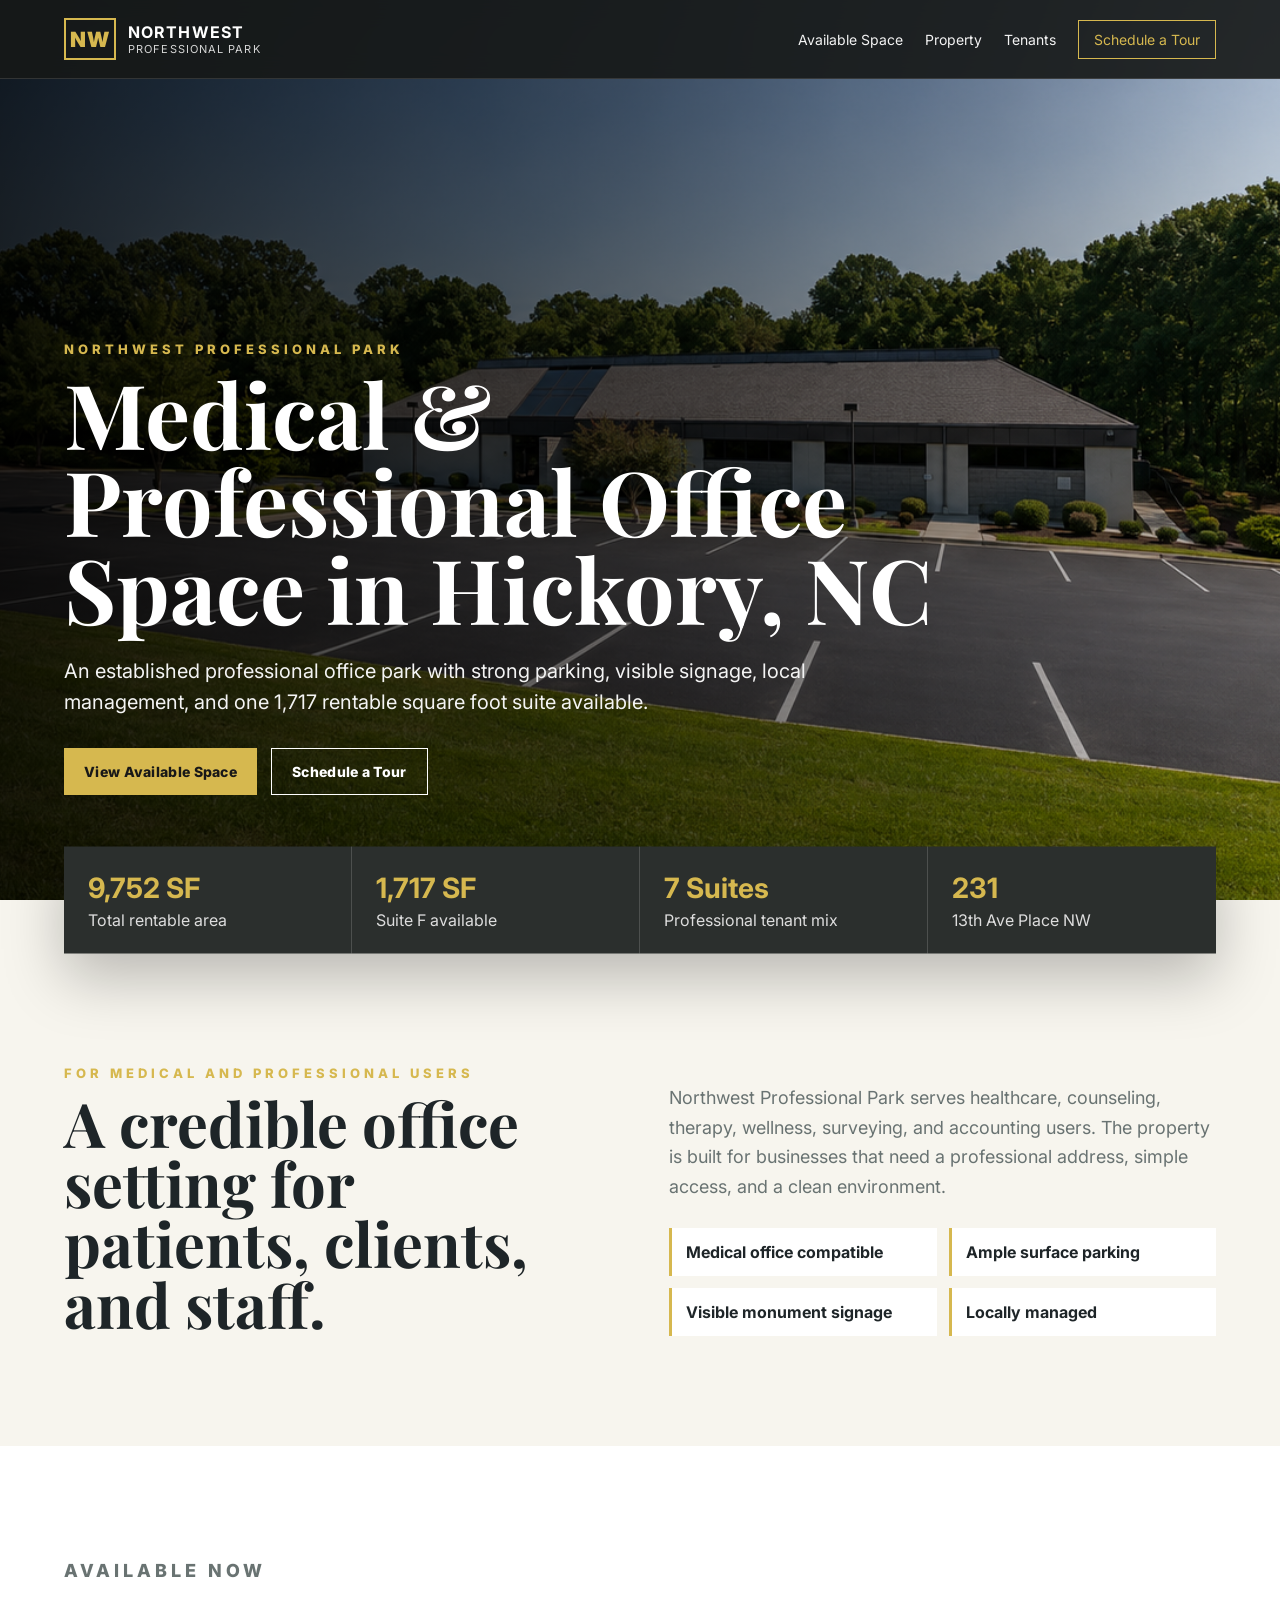
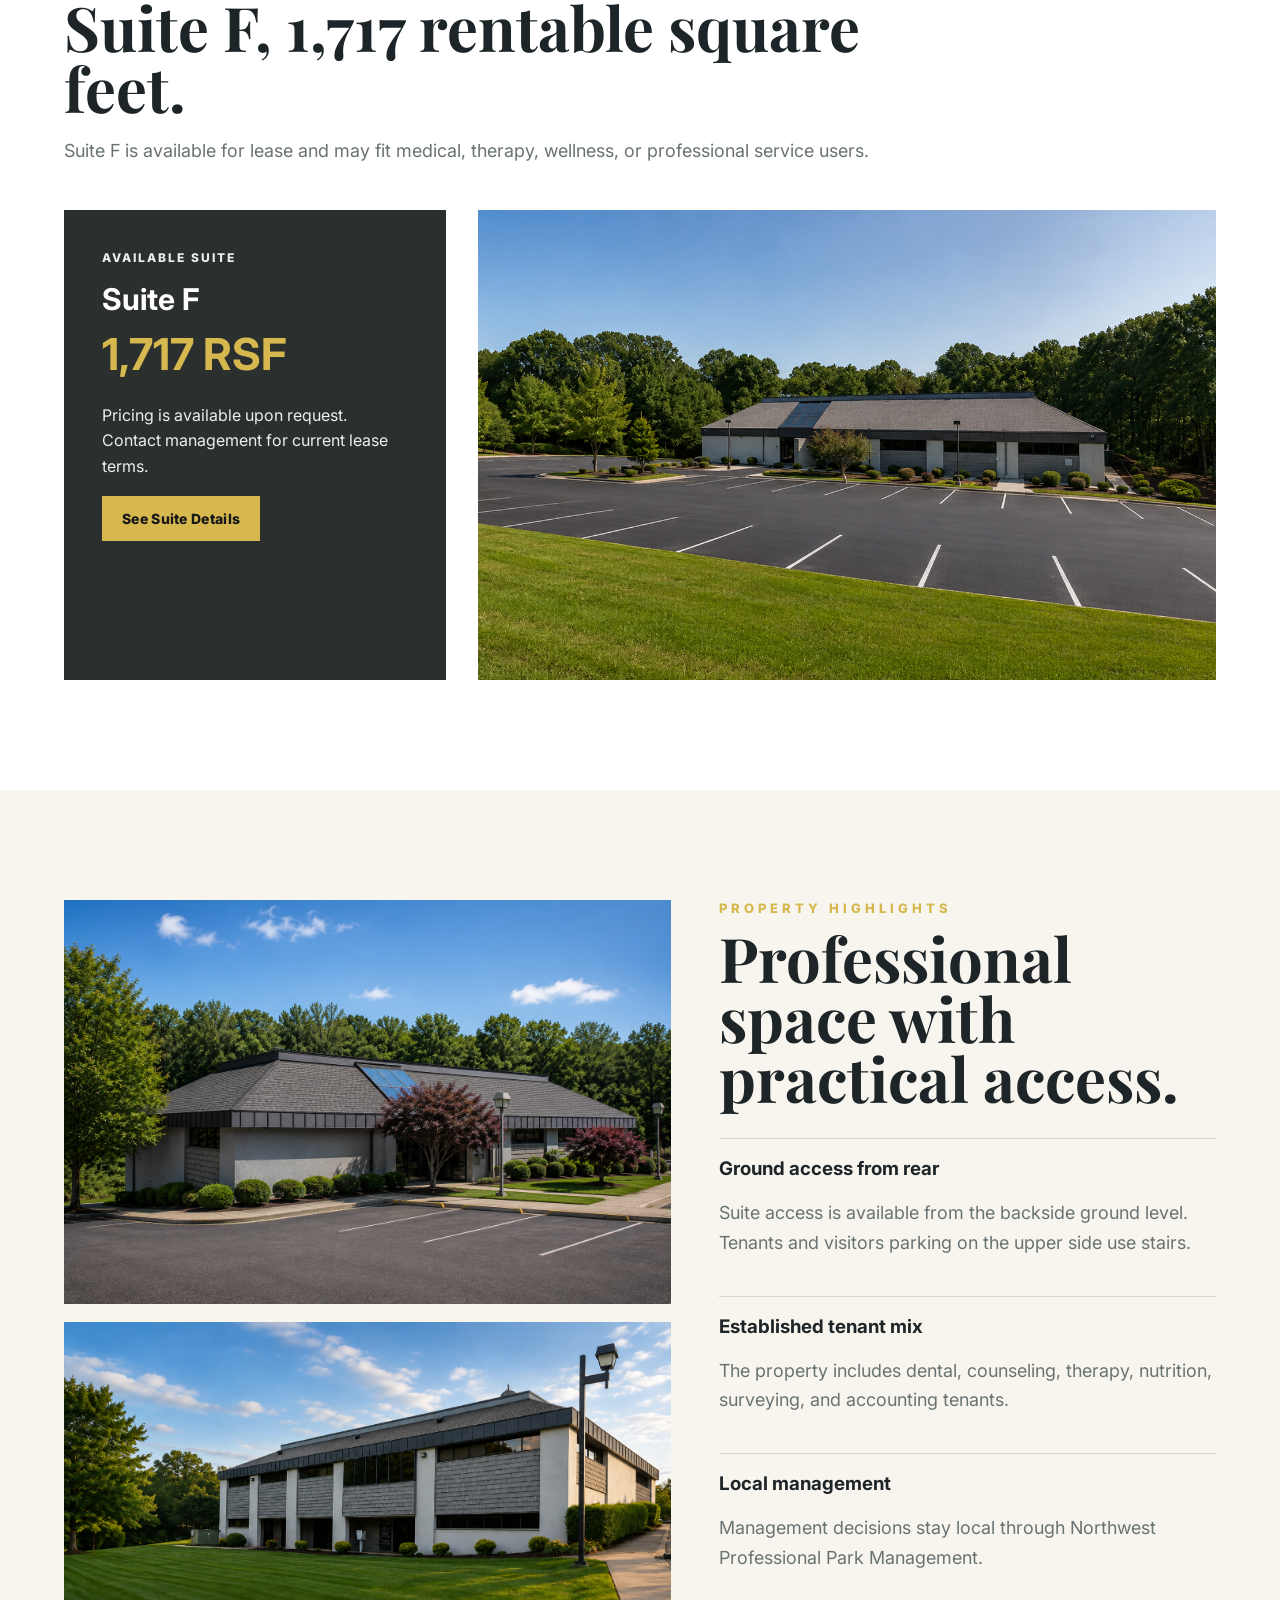
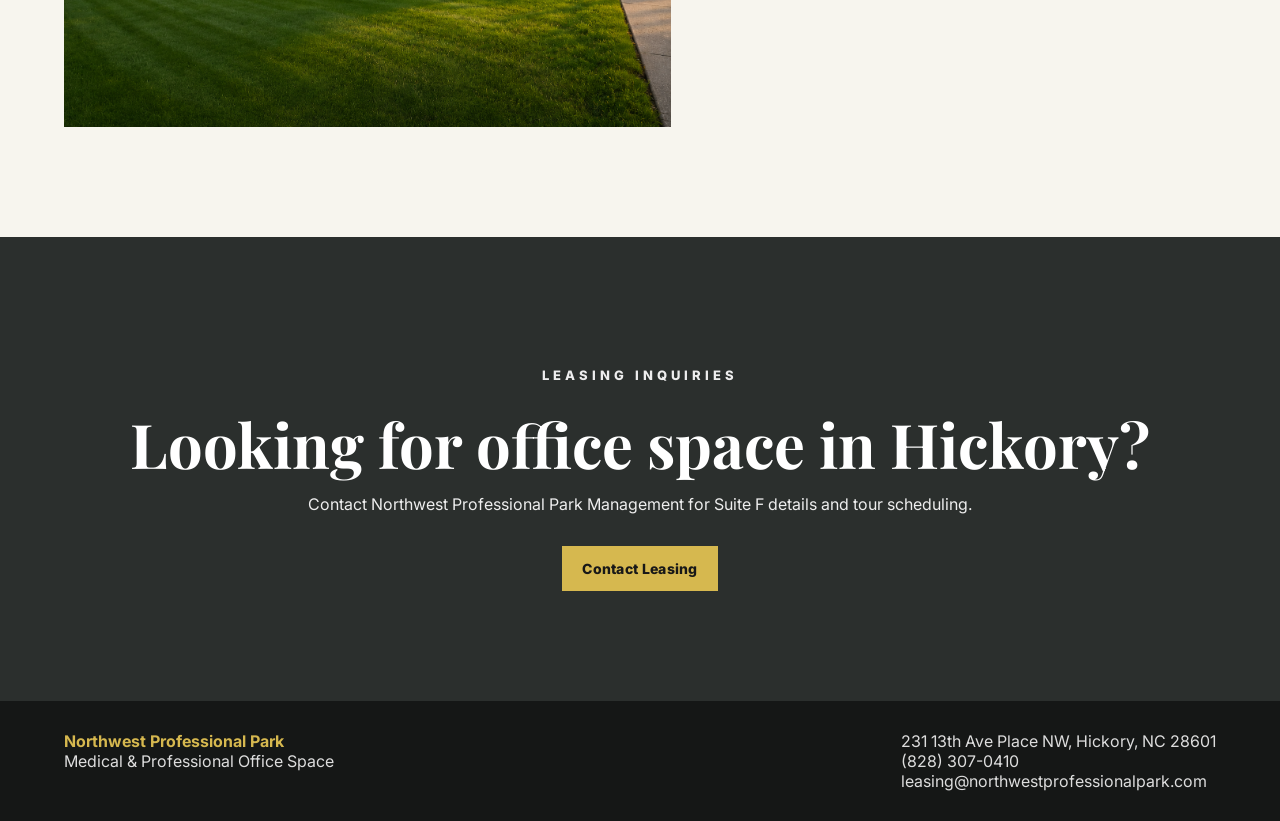
<file: index.html>
<!DOCTYPE html>
<html lang="en">
<head>
  <meta charset="UTF-8" />
  <meta name="viewport" content="width=device-width, initial-scale=1.0" />
  <title>Northwest Professional Park | Medical & Professional Office Space in Hickory, NC</title>
  <meta name="description" content="Medical and professional office space in Hickory, NC. Suite F is available with 1,717 rentable square feet." />
  <meta property="og:title" content="Northwest Professional Park | Medical & Professional Office Space in Hickory, NC" />
  <meta property="og:description" content="Medical and professional office space in Hickory, NC. Suite F is available with 1,717 rentable square feet." />
  <meta property="og:type" content="website" />
  <meta property="og:image" content="assets/images/hero-sign.png" />
  <link rel="preconnect" href="https://fonts.googleapis.com">
  <link rel="preconnect" href="https://fonts.gstatic.com" crossorigin>
  <link href="https://fonts.googleapis.com/css2?family=Inter:wght@400;500;600;700;800;900&family=Playfair+Display:wght@600;700&display=swap" rel="stylesheet">
  <link rel="stylesheet" href="css/styles.css" />
</head>
<body>
<header class="site-header">
<a class="brand" href="index.html" aria-label="Northwest Professional Park home">
  <span class="brand-mark">NW</span>
  <span class="brand-word"><strong>Northwest</strong><small>Professional Park</small></span>
</a>
  <button class="menu-toggle" aria-label="Open menu">Menu</button>
  <nav class="site-nav">
    <a href="available-space.html">Available Space</a>
    <a href="property.html">Property</a>
    <a href="tenants.html">Tenants</a>

    <a href="contact.html" class="nav-cta">Schedule a Tour</a>
  </nav>
</header>

<main>
  <section class="hero hero-home">
    <div class="hero-overlay"></div>
    <div class="hero-content">
      <p class="eyebrow">Northwest Professional Park</p>
      <h1>Medical &amp; Professional Office Space in Hickory, NC</h1>
      <p class="hero-copy">An established professional office park with strong parking, visible signage, local management, and one 1,717 rentable square foot suite available.</p>
      <div class="actions">
        <a class="button primary" href="available-space.html">View Available Space</a>
        <a class="button secondary" href="contact.html">Schedule a Tour</a>
      </div>
    </div>
    <div class="stats-strip">
      <div><strong>9,752 SF</strong><span>Total rentable area</span></div>
      <div><strong>1,717 SF</strong><span>Suite F available</span></div>
      <div><strong>7 Suites</strong><span>Professional tenant mix</span></div>
      <div><strong>231</strong><span>13th Ave Place NW</span></div>
    </div>
  </section>

  <section class="section split intro-section">
    <div>
      <p class="eyebrow">For medical and professional users</p>
      <h2>A credible office setting for patients, clients, and staff.</h2>
    </div>
    <div class="prose">
      <p>Northwest Professional Park serves healthcare, counseling, therapy, wellness, surveying, and accounting users. The property is built for businesses that need a professional address, simple access, and a clean environment.</p>
      <div class="pill-grid">
        <span>Medical office compatible</span>
        <span>Ample surface parking</span>
        <span>Visible monument signage</span>
        <span>Locally managed</span>
      </div>
    </div>
  </section>

  <section class="section feature-lease">
    <div class="section-heading">
      <p class="eyebrow">Available now</p>
      <h2>Suite F, 1,717 rentable square feet.</h2>
      <p>Suite F is available for lease and may fit medical, therapy, wellness, or professional service users.</p>
    </div>
    <div class="lease-card-row">
      <article class="lease-card dark-card">
        <p class="label">Available Suite</p>
        <h3>Suite F</h3>
        <strong>1,717 RSF</strong>
        <p>Pricing is available upon request. Contact management for current lease terms.</p>
        <a class="button primary" href="available-space.html">See Suite Details</a>
      </article>
      <img src="assets/images/property-wide.png" alt="Northwest Professional Park parking and building exterior">
    </div>
  </section>

  <section class="section image-copy-grid gray-section">
    <div class="image-stack">
      <img src="assets/images/building-front.png" alt="Front exterior of Northwest Professional Park">
      <img src="assets/images/building-back.png" alt="Backside access at Northwest Professional Park">
    </div>
    <div>
      <p class="eyebrow">Property highlights</p>
      <h2>Professional space with practical access.</h2>
      <div class="feature-list">
        <div><h3>Ground access from rear</h3><p>Suite access is available from the backside ground level. Tenants and visitors parking on the upper side use stairs.</p></div>
        <div><h3>Established tenant mix</h3><p>The property includes dental, counseling, therapy, nutrition, surveying, and accounting tenants.</p></div>
        <div><h3>Local management</h3><p>Management decisions stay local through Northwest Professional Park Management.</p></div>
      </div>
    </div>
  </section>

  <section class="section cta-band">
    <p class="eyebrow">Leasing inquiries</p>
    <h2>Looking for office space in Hickory?</h2>
    <p>Contact Northwest Professional Park Management for Suite F details and tour scheduling.</p>
    <a class="button primary" href="contact.html">Contact Leasing</a>
  </section>
</main>

<footer class="site-footer">
  <div>
    <strong>Northwest Professional Park</strong>
    <span>Medical &amp; Professional Office Space</span>
  </div>
  <div>
    <span>231 13th Ave Place NW, Hickory, NC 28601</span>
    <a href="tel:18283070410">(828) 307-0410</a>
    <a href="mailto:leasing@northwestprofessionalpark.com">leasing@northwestprofessionalpark.com</a>
  </div>
</footer>
<script src="js/main.js"></script>
</body>
</html>
</file>
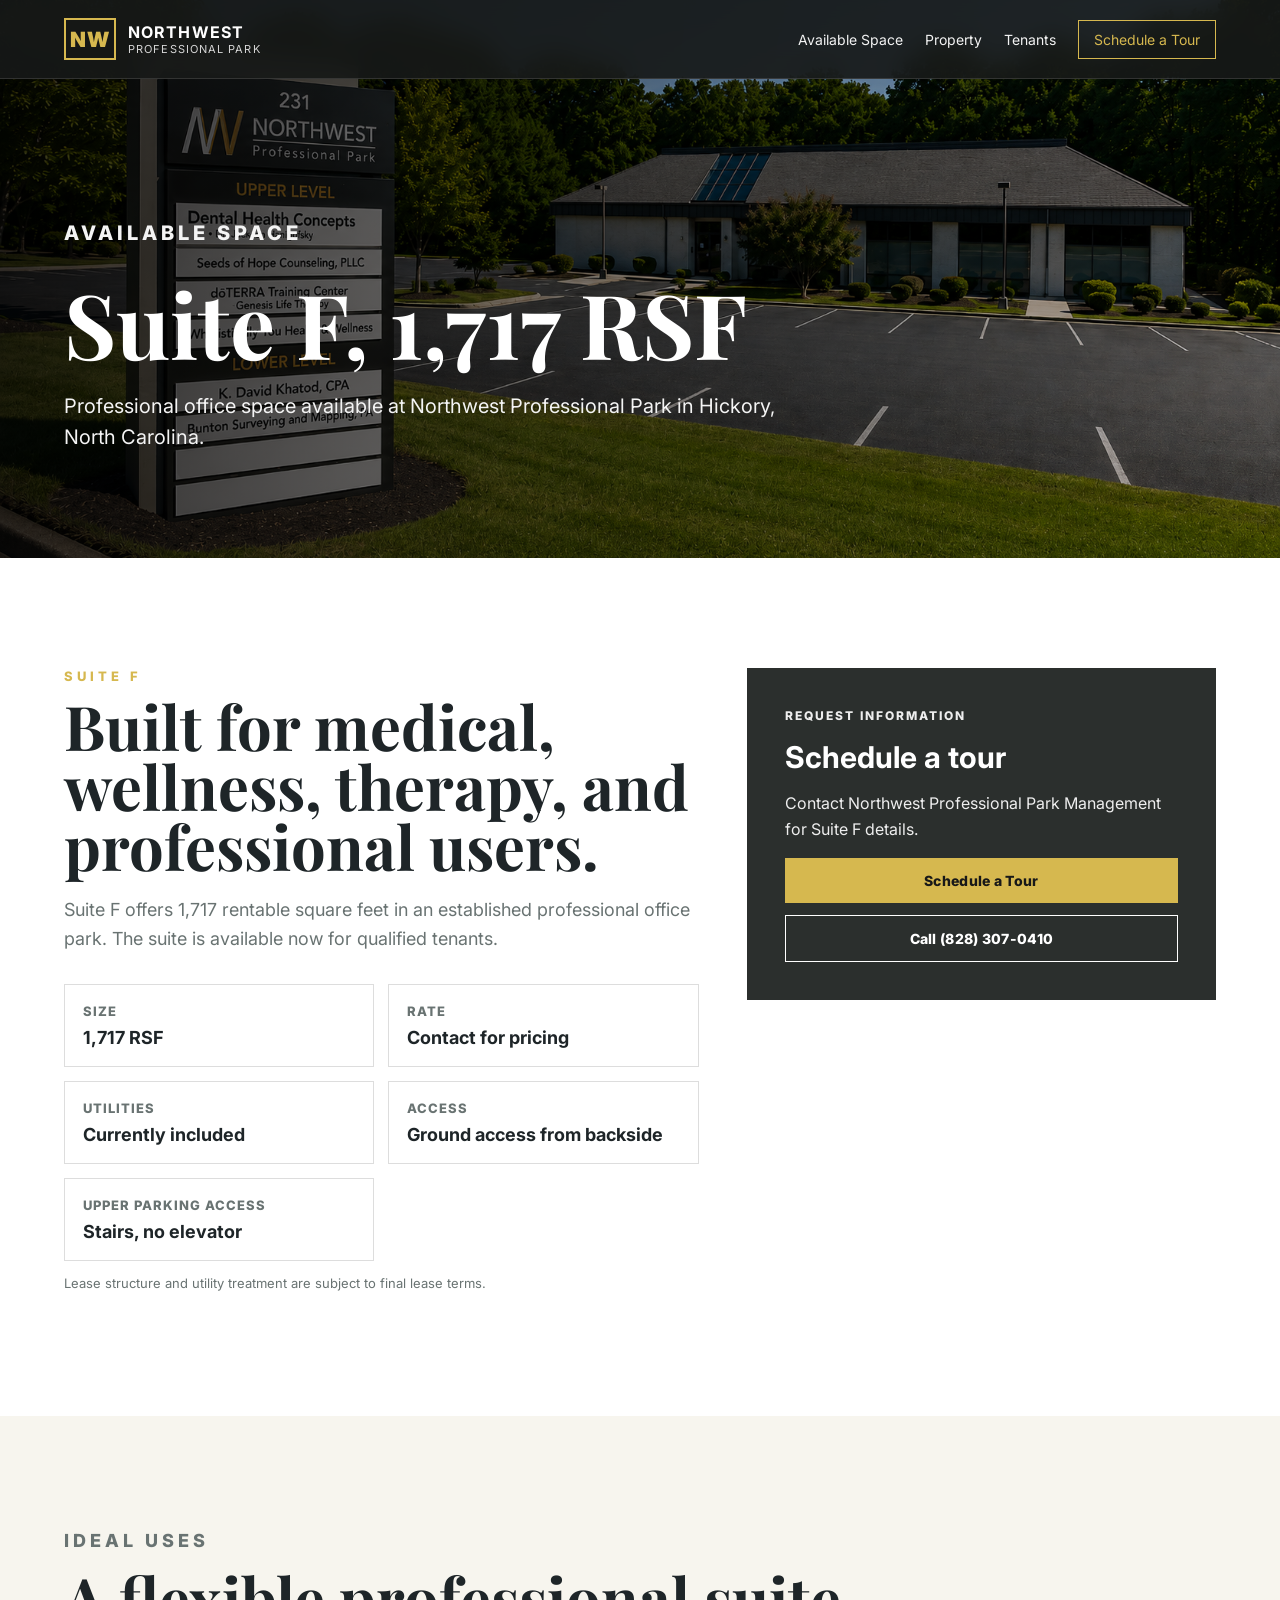
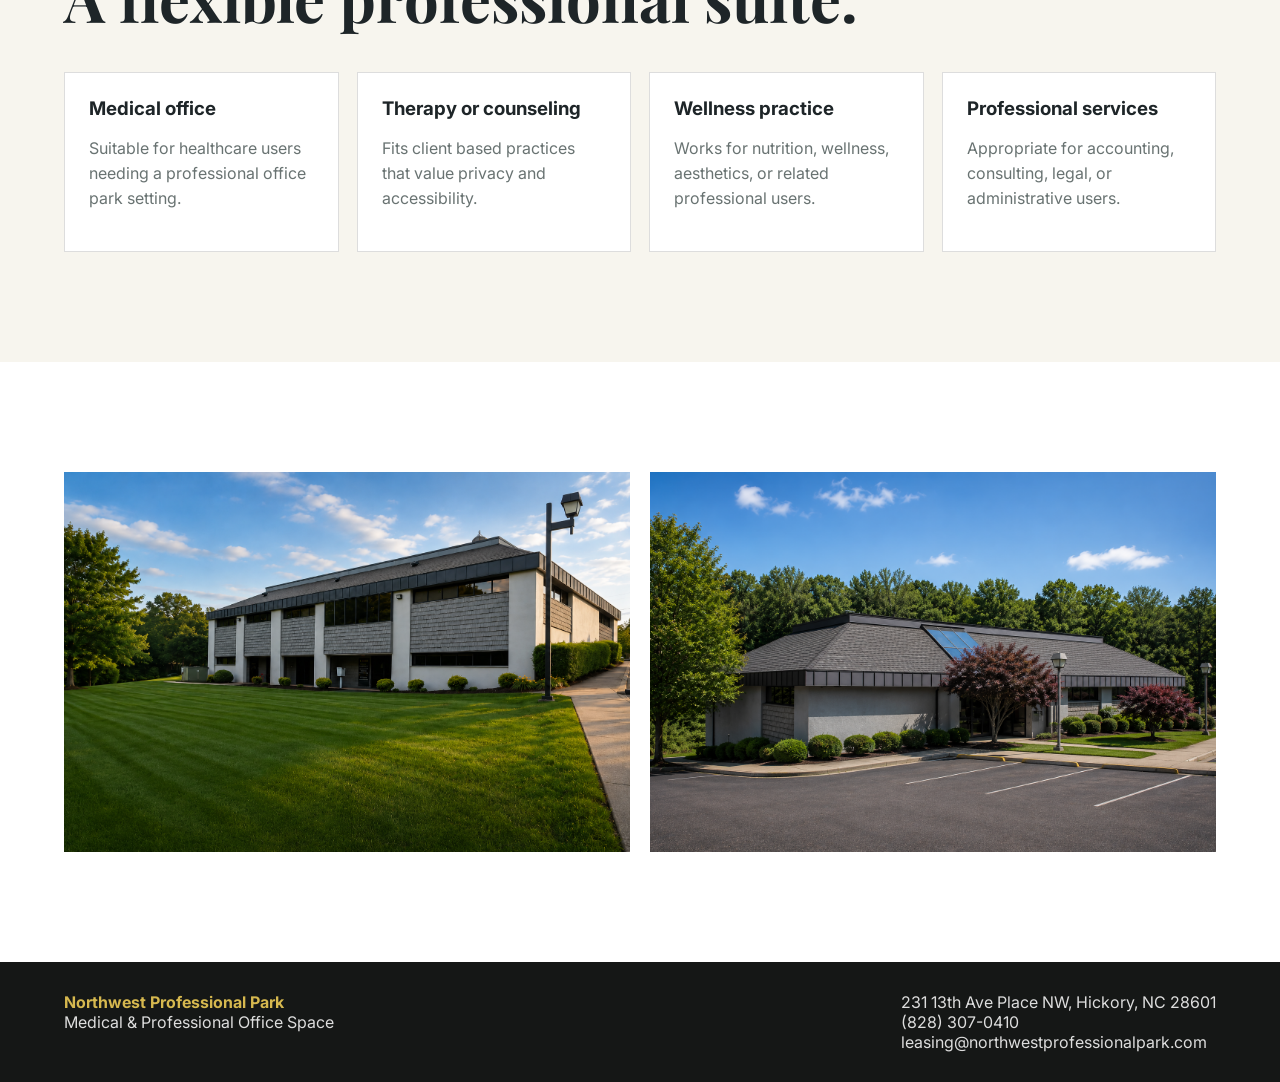
<file: available-space.html>
<!DOCTYPE html>
<html lang="en">
<head>
  <meta charset="UTF-8" />
  <meta name="viewport" content="width=device-width, initial-scale=1.0" />
  <title>Available Office Space in Hickory, NC | Suite F</title>
  <meta name="description" content="Suite F at Northwest Professional Park offers 1,717 rentable square feet of medical and professional office space in Hickory, NC." />
  <meta property="og:title" content="Available Office Space in Hickory, NC | Suite F" />
  <meta property="og:description" content="Suite F at Northwest Professional Park offers 1,717 rentable square feet of medical and professional office space in Hickory, NC." />
  <meta property="og:type" content="website" />
  <meta property="og:image" content="assets/images/hero-sign.png" />
  <link rel="preconnect" href="https://fonts.googleapis.com">
  <link rel="preconnect" href="https://fonts.gstatic.com" crossorigin>
  <link href="https://fonts.googleapis.com/css2?family=Inter:wght@400;500;600;700;800;900&family=Playfair+Display:wght@600;700&display=swap" rel="stylesheet">
  <link rel="stylesheet" href="css/styles.css" />
</head>
<body>

<header class="site-header">
  <a class="brand" href="index.html" aria-label="Northwest Professional Park home">
    <span class="brand-mark">NW</span>
    <span class="brand-word"><strong>Northwest</strong><small>Professional Park</small></span>
  </a>
  <button class="menu-toggle" aria-label="Open menu">Menu</button>
  <nav class="site-nav">
    <a href="available-space.html">Available Space</a>
    <a href="property.html">Property</a>
    <a href="tenants.html">Tenants</a>
 
    <a href="contact.html" class="nav-cta">Schedule a Tour</a>
  </nav>
</header>

<main>
  <section class="page-hero compact-hero" style="background-image:url('assets/images/hero-sign.png')">
    <div class="hero-overlay"></div>
    <div class="page-hero-content">
      <p class="eyebrow">Available Space</p>
      <h1>Suite F, 1,717 RSF</h1>
      <p>Professional office space available at Northwest Professional Park in Hickory, North Carolina.</p>
    </div>
  </section>

  <section class="section suite-detail-grid">
    <div>
      <p class="eyebrow">Suite F</p>
      <h2>Built for medical, wellness, therapy, and professional users.</h2>
      <p class="lead">Suite F offers 1,717 rentable square feet in an established professional office park. The suite is available now for qualified tenants.</p>
      <div class="detail-list">
        <div><span>Size</span><strong>1,717 RSF</strong></div>
        <div><span>Rate</span><strong>Contact for pricing</strong></div>
        
        <div><span>Utilities</span><strong>Currently included</strong></div>
        <div><span>Access</span><strong>Ground access from backside</strong></div>
        <div><span>Upper parking access</span><strong>Stairs, no elevator</strong></div>
      </div>
      <p class="small-note">Lease structure and utility treatment are subject to final lease terms.</p>
    </div>
    <aside class="dark-card sticky-card">
      <p class="label">Request information</p>
      <h3>Schedule a tour</h3>
      <p>Contact Northwest Professional Park Management for Suite F details.</p>
<a class="button primary" href="contact.html#schedule-tour">
  Schedule a Tour
</a>
      <a class="button secondary" href="tel:18283070410">Call (828) 307-0410</a>
    </aside>
  </section>

  <section class="section gray-section">
    <div class="section-heading">
      <p class="eyebrow">Ideal uses</p>
      <h2>A flexible professional suite.</h2>
    </div>
    <div class="use-grid">
      <article><h3>Medical office</h3><p>Suitable for healthcare users needing a professional office park setting.</p></article>
      <article><h3>Therapy or counseling</h3><p>Fits client based practices that value privacy and accessibility.</p></article>
      <article><h3>Wellness practice</h3><p>Works for nutrition, wellness, aesthetics, or related professional users.</p></article>
      <article><h3>Professional services</h3><p>Appropriate for accounting, consulting, legal, or administrative users.</p></article>
    </div>
  </section>

  <section class="section gallery-wide">
    <img src="assets/images/building-back.png" alt="Backside ground access at Northwest Professional Park">
    <img src="assets/images/building-front.png" alt="Front exterior of Northwest Professional Park">
  </section>
</main>

<footer class="site-footer">
  <div>
    <strong>Northwest Professional Park</strong>
    <span>Medical &amp; Professional Office Space</span>
  </div>
  <div>
    <span>231 13th Ave Place NW, Hickory, NC 28601</span>
    <a href="tel:18283070410">(828) 307-0410</a>
    <a href="mailto:leasing@northwestprofessionalpark.com">leasing@northwestprofessionalpark.com</a>
  </div>
</footer>
<script src="js/main.js"></script>
</body>
</html>
</file>
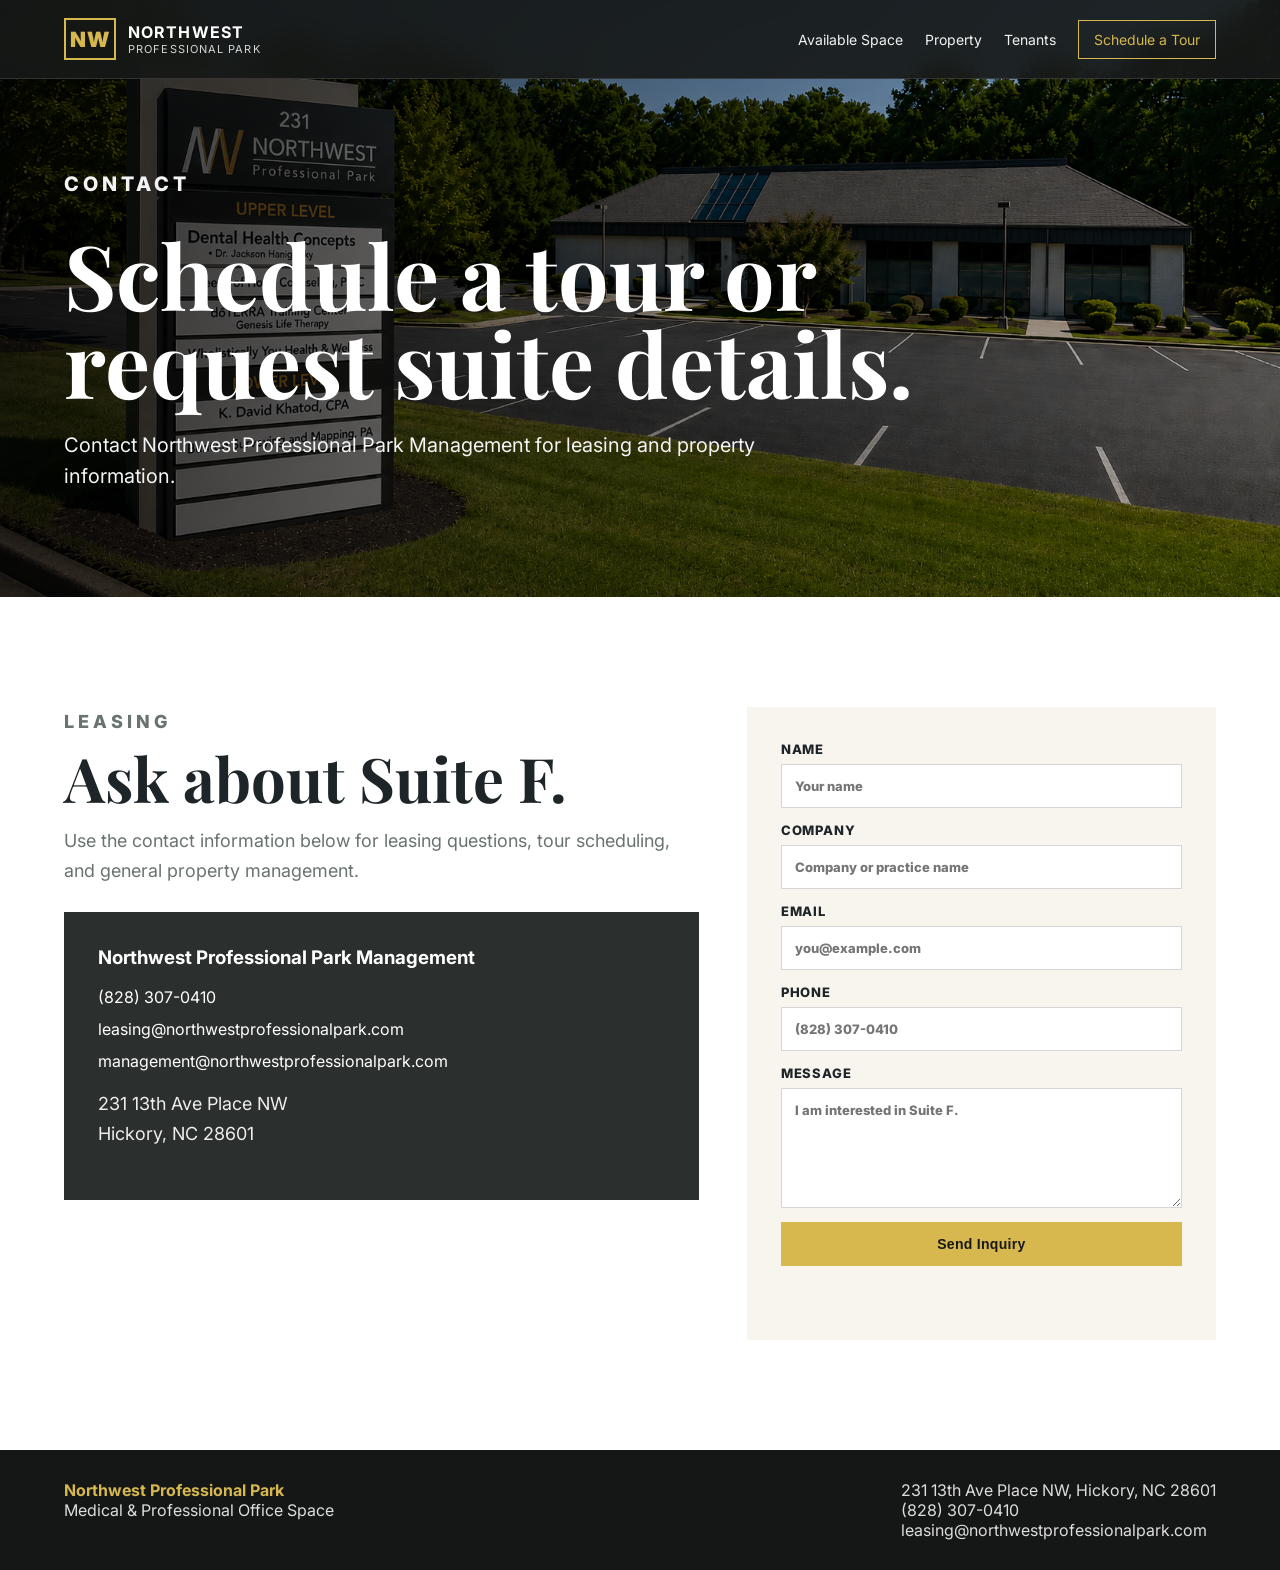
<file: contact.html>
<!DOCTYPE html>
<html lang="en">
<head>
  <meta charset="UTF-8" />
  <meta name="viewport" content="width=device-width, initial-scale=1.0" />
  <title>Contact | Northwest Professional Park</title>
  <meta name="description" content="Contact Northwest Professional Park Management for leasing, tours, and Suite F details." />
  <meta property="og:title" content="Contact | Northwest Professional Park" />
  <meta property="og:description" content="Contact Northwest Professional Park Management for leasing, tours, and Suite F details." />
  <meta property="og:type" content="website" />
  <meta property="og:image" content="assets/images/hero-sign.png" />
  <link rel="preconnect" href="https://fonts.googleapis.com">
  <link rel="preconnect" href="https://fonts.gstatic.com" crossorigin>
  <link href="https://fonts.googleapis.com/css2?family=Inter:wght@400;500;600;700;800;900&family=Playfair+Display:wght@600;700&display=swap" rel="stylesheet">
  <link rel="stylesheet" href="css/styles.css" />
</head>
<body>

<header class="site-header">
  <a class="brand" href="index.html" aria-label="Northwest Professional Park home">
    <span class="brand-mark">NW</span>
    <span class="brand-word"><strong>Northwest</strong><small>Professional Park</small></span>
  </a>
  <button class="menu-toggle" aria-label="Open menu">Menu</button>
  <nav class="site-nav">
    <a href="available-space.html">Available Space</a>
    <a href="property.html">Property</a>
    <a href="tenants.html">Tenants</a>

    <a href="contact.html" class="nav-cta">Schedule a Tour</a>
  </nav>
</header>

<main>
  <section class="page-hero compact-hero" style="background-image:url('assets/images/hero-sign.png')">
    <div class="hero-overlay"></div>
    <div class="page-hero-content">
      <p class="eyebrow">Contact</p>
      <h1>Schedule a tour or request suite details.</h1>
      <p>Contact Northwest Professional Park Management for leasing and property information.</p>
    </div>
  </section>

  <section class="section contact-grid">
    <div>
      <p class="eyebrow">Leasing</p>
      <h2>Ask about Suite F.</h2>
      <p class="lead">Use the contact information below for leasing questions, tour scheduling, and general property management.</p>
      <div class="contact-card">
        <h3>Northwest Professional Park Management</h3>
        <a href="tel:18283070410">(828) 307-0410</a>
        <a href="mailto:leasing@northwestprofessionalpark.com">leasing@northwestprofessionalpark.com</a>
        <a href="mailto:management@northwestprofessionalpark.com">management@northwestprofessionalpark.com</a>
        <p>231 13th Ave Place NW<br>Hickory, NC 28601</p>
      </div>
    </div>
    <form class="contact-form" action="https://formspree.io/f/xqeoqjjz" method="POST">
      <label>Name<input type="text" name="name" placeholder="Your name"></label>
      <label>Company<input type="text" name="company" placeholder="Company or practice name"></label>
      <label>Email<input type="email" name="email" placeholder="you@example.com"></label>
      <label>Phone<input type="tel" name="phone" placeholder="(828) 307-0410"></label>
      <label>Message<textarea name="message" placeholder="I am interested in Suite F."></textarea></label>
      <button class="button primary" type="submit">Send Inquiry</button>
      <p class="small-note"></p>
    </form>
  </section>
</main>

<footer class="site-footer">
  <div>
    <strong>Northwest Professional Park</strong>
    <span>Medical &amp; Professional Office Space</span>
  </div>
  <div>
    <span>231 13th Ave Place NW, Hickory, NC 28601</span>
    <a href="tel:18283070410">(828) 307-0410</a>
    <a href="mailto:leasing@northwestprofessionalpark.com">leasing@northwestprofessionalpark.com</a>
  </div>
</footer>
<script src="js/main.js"></script>
</body>
</html>
</file>
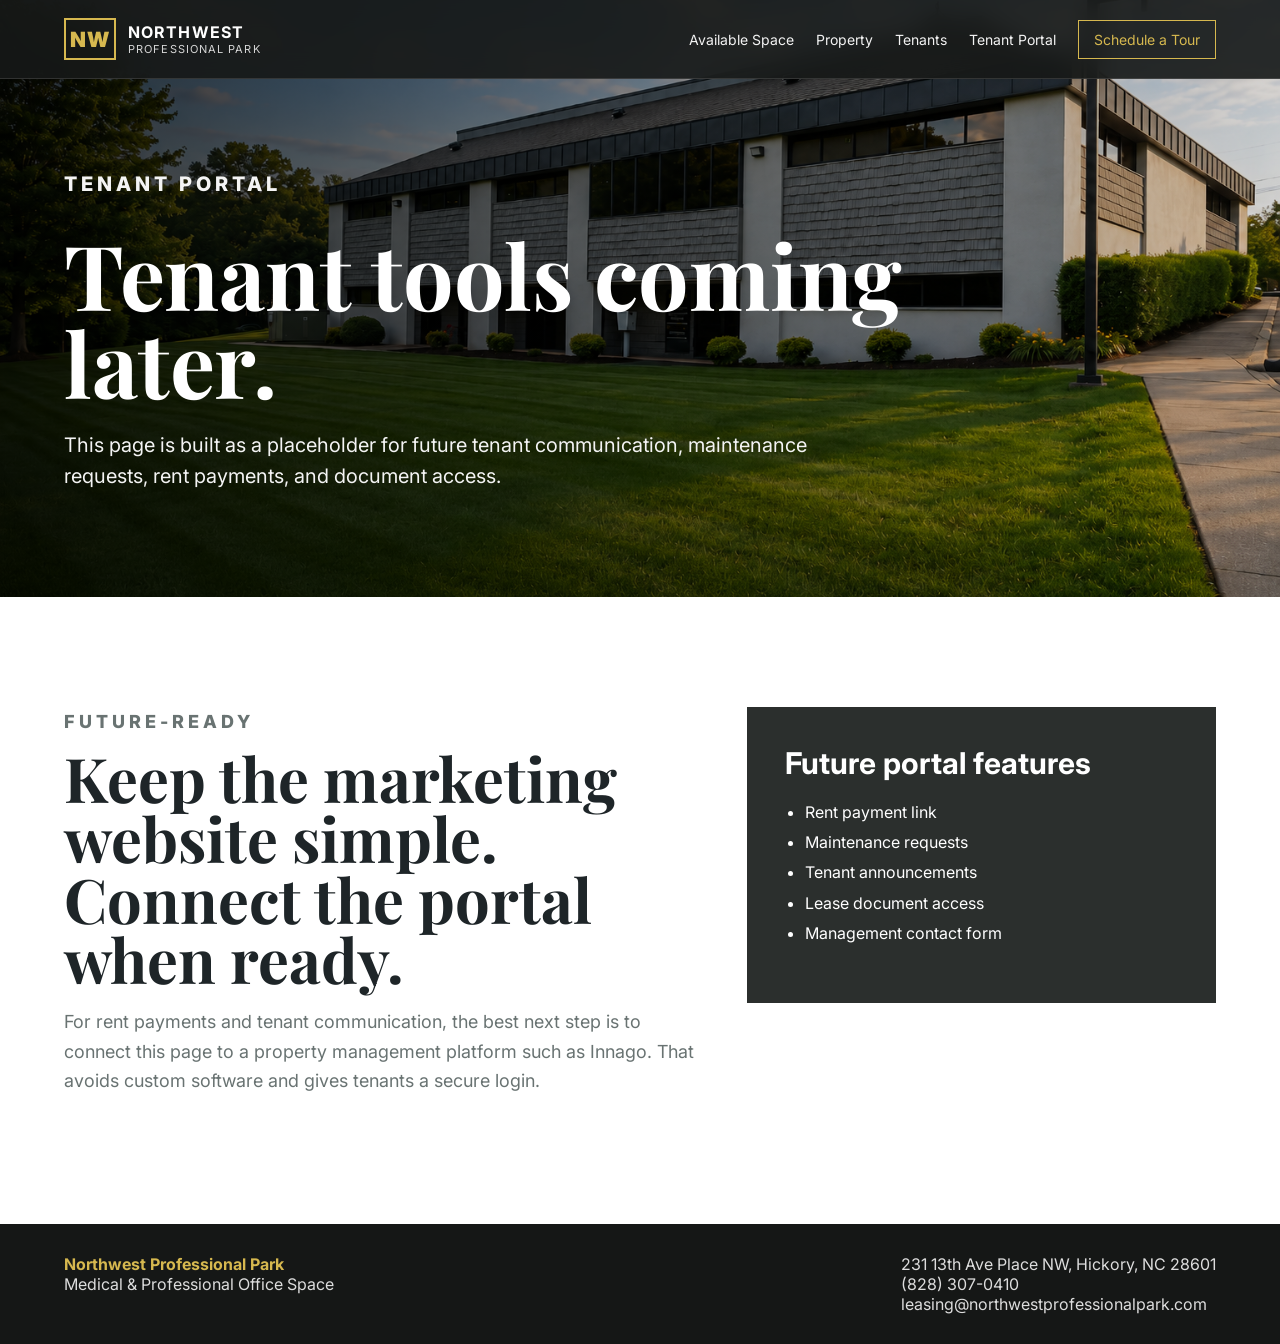
<file: portal.html>
<!DOCTYPE html>
<html lang="en">
<head>
  <meta charset="UTF-8" />
  <meta name="viewport" content="width=device-width, initial-scale=1.0" />
  <title>Tenant Portal | Northwest Professional Park</title>
  <meta name="description" content="Future tenant portal for Northwest Professional Park tenants." />
  <meta property="og:title" content="Tenant Portal | Northwest Professional Park" />
  <meta property="og:description" content="Future tenant portal for Northwest Professional Park tenants." />
  <meta property="og:type" content="website" />
  <meta property="og:image" content="assets/images/hero-sign.png" />
  <link rel="preconnect" href="https://fonts.googleapis.com">
  <link rel="preconnect" href="https://fonts.gstatic.com" crossorigin>
  <link href="https://fonts.googleapis.com/css2?family=Inter:wght@400;500;600;700;800;900&family=Playfair+Display:wght@600;700&display=swap" rel="stylesheet">
  <link rel="stylesheet" href="css/styles.css" />
</head>
<body>

<header class="site-header">
  <a class="brand" href="index.html" aria-label="Northwest Professional Park home">
    <span class="brand-mark">NW</span>
    <span class="brand-word"><strong>Northwest</strong><small>Professional Park</small></span>
  </a>
  <button class="menu-toggle" aria-label="Open menu">Menu</button>
  <nav class="site-nav">
    <a href="available-space.html">Available Space</a>
    <a href="property.html">Property</a>
    <a href="tenants.html">Tenants</a>
    <a href="portal.html">Tenant Portal</a>
    <a href="contact.html" class="nav-cta">Schedule a Tour</a>
  </nav>
</header>

<main>
  <section class="page-hero compact-hero" style="background-image:url('assets/images/building-back.png')">
    <div class="hero-overlay"></div>
    <div class="page-hero-content">
      <p class="eyebrow">Tenant Portal</p>
      <h1>Tenant tools coming later.</h1>
      <p>This page is built as a placeholder for future tenant communication, maintenance requests, rent payments, and document access.</p>
    </div>
  </section>

  <section class="section future-grid">
    <div>
      <p class="eyebrow">Future-ready</p>
      <h2>Keep the marketing website simple. Connect the portal when ready.</h2>
      <p class="lead">For rent payments and tenant communication, the best next step is to connect this page to a property management platform such as Innago. That avoids custom software and gives tenants a secure login.</p>
    </div>
    <div class="portal-list dark-card">
      <h3>Future portal features</h3>
      <ul>
        <li>Rent payment link</li>
        <li>Maintenance requests</li>
        <li>Tenant announcements</li>
        <li>Lease document access</li>
        <li>Management contact form</li>
      </ul>
    </div>
  </section>
</main>

<footer class="site-footer">
  <div>
    <strong>Northwest Professional Park</strong>
    <span>Medical &amp; Professional Office Space</span>
  </div>
  <div>
    <span>231 13th Ave Place NW, Hickory, NC 28601</span>
    <a href="tel:18283070410">(828) 307-0410</a>
    <a href="mailto:leasing@northwestprofessionalpark.com">leasing@northwestprofessionalpark.com</a>
  </div>
</footer>
<script src="js/main.js"></script>
</body>
</html>
</file>
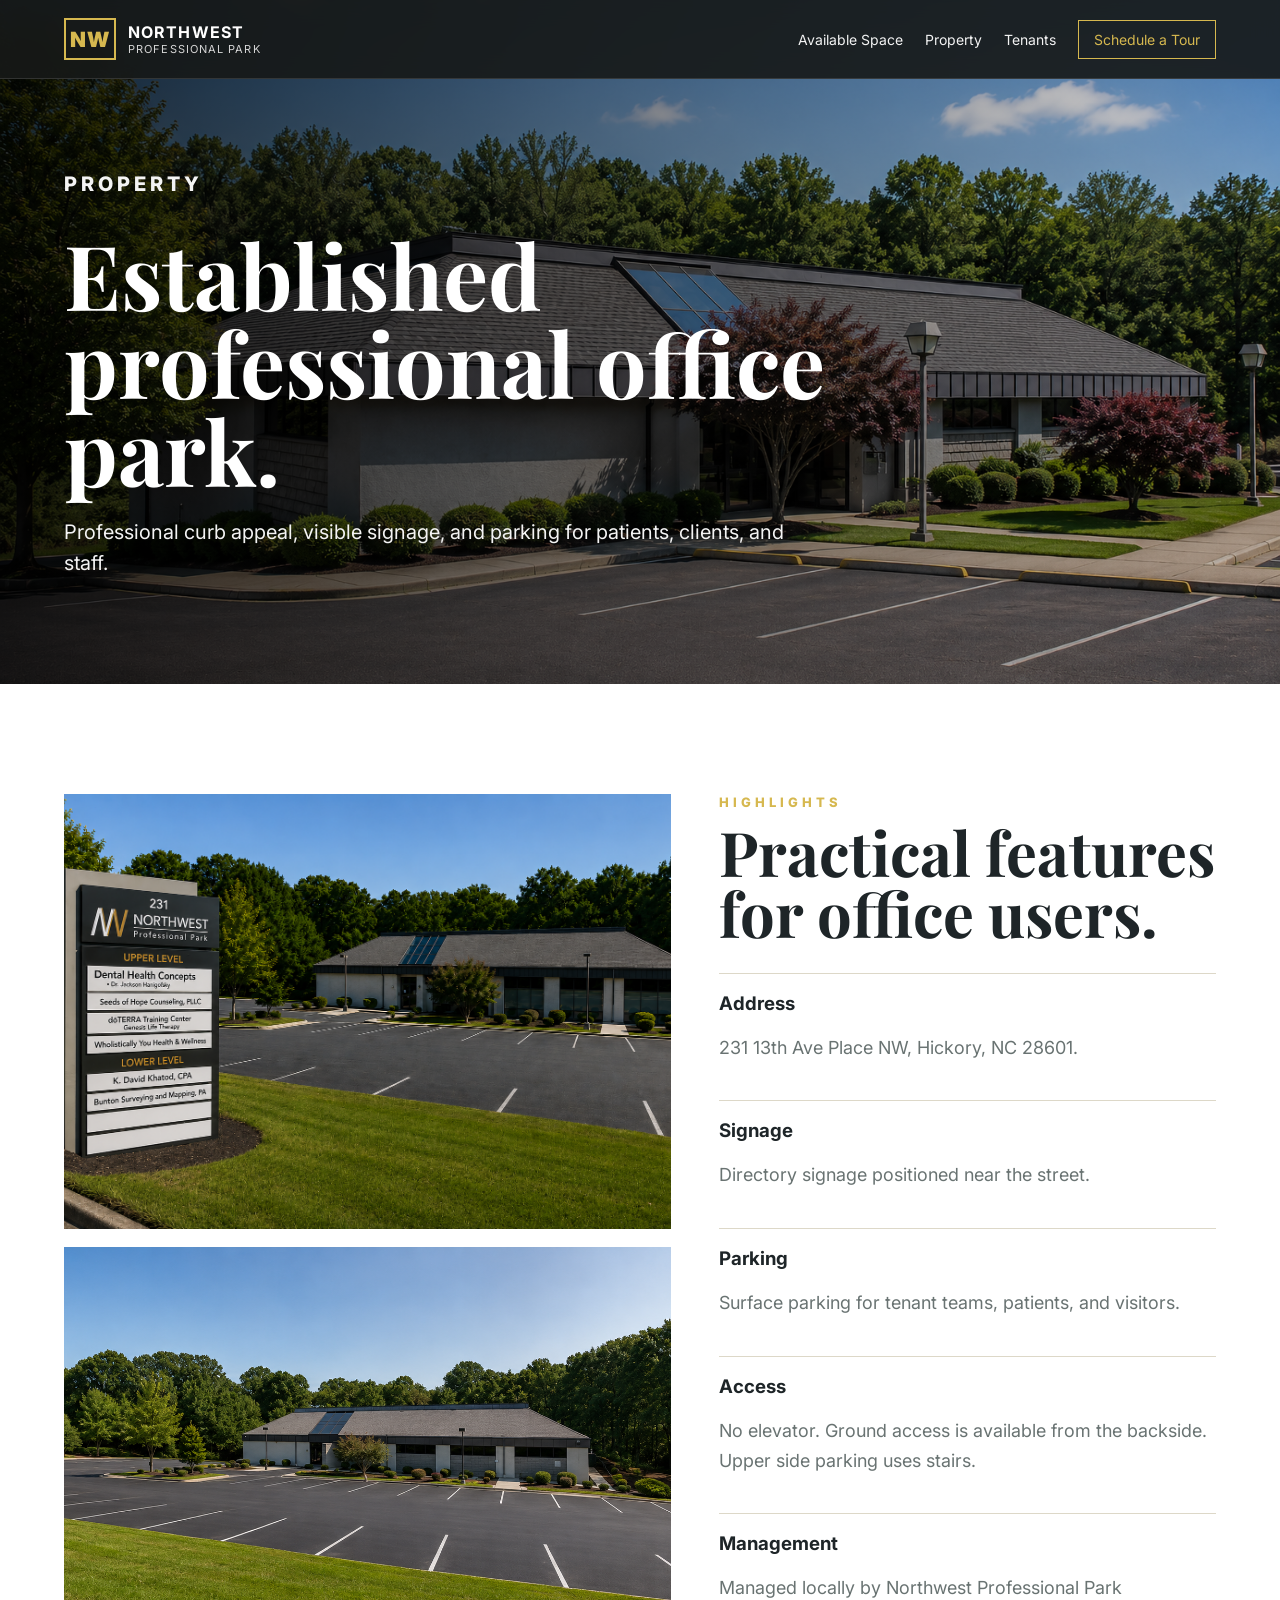
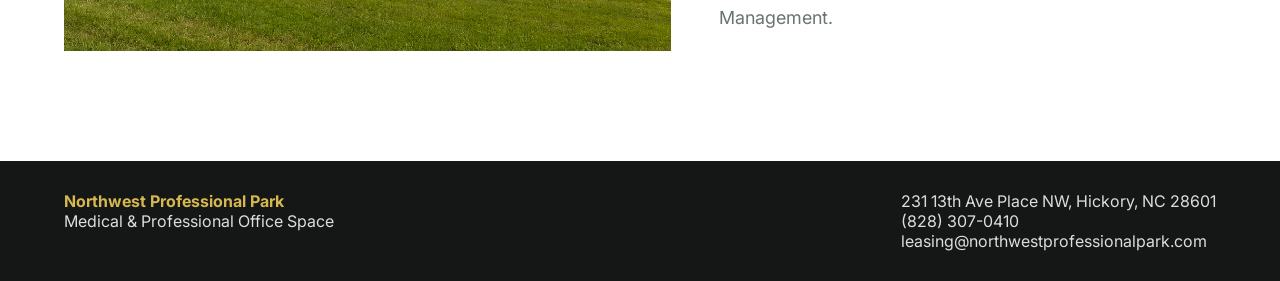
<file: property.html>
<!DOCTYPE html>
<html lang="en">
<head>
  <meta charset="UTF-8" />
  <meta name="viewport" content="width=device-width, initial-scale=1.0" />
  <title>Property | Northwest Professional Park</title>
  <meta name="description" content="Property details for Northwest Professional Park at 231 13th Ave Place NW in Hickory, NC." />
  <meta property="og:title" content="Property | Northwest Professional Park" />
  <meta property="og:description" content="Property details for Northwest Professional Park at 231 13th Ave Place NW in Hickory, NC." />
  <meta property="og:type" content="website" />
  <meta property="og:image" content="assets/images/hero-sign.png" />
  <link rel="preconnect" href="https://fonts.googleapis.com">
  <link rel="preconnect" href="https://fonts.gstatic.com" crossorigin>
  <link href="https://fonts.googleapis.com/css2?family=Inter:wght@400;500;600;700;800;900&family=Playfair+Display:wght@600;700&display=swap" rel="stylesheet">
  <link rel="stylesheet" href="css/styles.css" />
</head>
<body>

<header class="site-header">
  <a class="brand" href="index.html" aria-label="Northwest Professional Park home">
    <span class="brand-mark">NW</span>
    <span class="brand-word"><strong>Northwest</strong><small>Professional Park</small></span>
  </a>
  <button class="menu-toggle" aria-label="Open menu">Menu</button>
  <nav class="site-nav">
    <a href="available-space.html">Available Space</a>
    <a href="property.html">Property</a>
    <a href="tenants.html">Tenants</a>
 
    <a href="contact.html" class="nav-cta">Schedule a Tour</a>
  </nav>
</header>

<main>
  <section class="page-hero compact-hero" style="background-image:url('assets/images/building-front.png')">
    <div class="hero-overlay"></div>
    <div class="page-hero-content">
      <p class="eyebrow">Property</p>
      <h1>Established professional office park.</h1>
      <p>Professional curb appeal, visible signage, and parking for patients, clients, and staff.</p>
    </div>
  </section>

  <section class="section image-copy-grid">
    <div class="image-stack">
      <img src="assets/images/hero-sign.png" alt="Northwest Professional Park sign">
      <img src="assets/images/property-wide.png" alt="Northwest Professional Park wide exterior">
    </div>
    <div>
      <p class="eyebrow">Highlights</p>
      <h2>Practical features for office users.</h2>
      <div class="feature-list">
        <div><h3>Address</h3><p>231 13th Ave Place NW, Hickory, NC 28601.</p></div>
        <div><h3>Signage</h3><p>Directory signage positioned near the street.</p></div>
        <div><h3>Parking</h3><p>Surface parking for tenant teams, patients, and visitors.</p></div>
        <div><h3>Access</h3><p>No elevator. Ground access is available from the backside. Upper side parking uses stairs.</p></div>
        <div><h3>Management</h3><p>Managed locally by Northwest Professional Park Management.</p></div>
      </div>
    </div>
  </section>
</main>

<footer class="site-footer">
  <div>
    <strong>Northwest Professional Park</strong>
    <span>Medical &amp; Professional Office Space</span>
  </div>
  <div>
    <span>231 13th Ave Place NW, Hickory, NC 28601</span>
    <a href="tel:18283070410">(828) 307-0410</a>
    <a href="mailto:leasing@northwestprofessionalpark.com">leasing@northwestprofessionalpark.com</a>
  </div>
</footer>
<script src="js/main.js"></script>
</body>
</html>
</file>
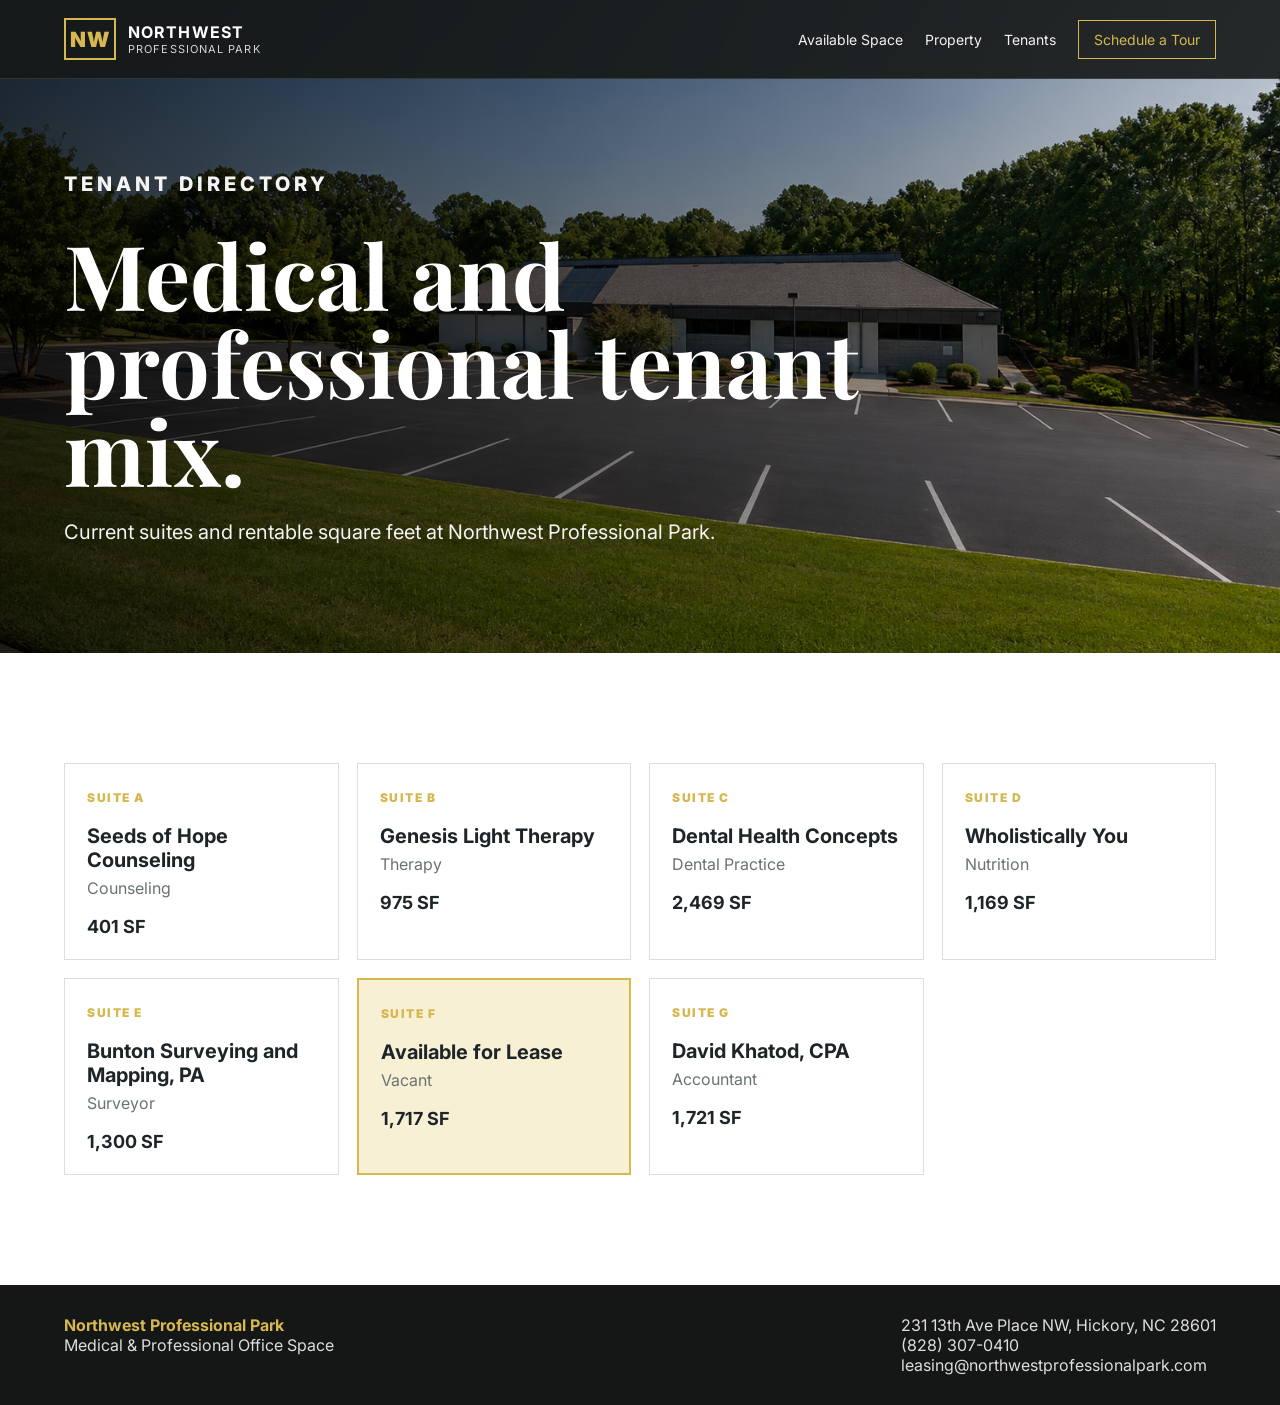
<file: tenants.html>
<!DOCTYPE html>
<html lang="en">
<head>
  <meta charset="UTF-8" />
  <meta name="viewport" content="width=device-width, initial-scale=1.0" />
  <title>Tenant Directory | Northwest Professional Park</title>
  <meta name="description" content="Current tenant directory and suite information for Northwest Professional Park in Hickory, NC." />
  <meta property="og:title" content="Tenant Directory | Northwest Professional Park" />
  <meta property="og:description" content="Current tenant directory and suite information for Northwest Professional Park in Hickory, NC." />
  <meta property="og:type" content="website" />
  <meta property="og:image" content="assets/images/hero-sign.png" />
  <link rel="preconnect" href="https://fonts.googleapis.com">
  <link rel="preconnect" href="https://fonts.gstatic.com" crossorigin>
  <link href="https://fonts.googleapis.com/css2?family=Inter:wght@400;500;600;700;800;900&family=Playfair+Display:wght@600;700&display=swap" rel="stylesheet">
  <link rel="stylesheet" href="css/styles.css" />
</head>
<body>

<header class="site-header">
  <a class="brand" href="index.html" aria-label="Northwest Professional Park home">
    <span class="brand-mark">NW</span>
    <span class="brand-word"><strong>Northwest</strong><small>Professional Park</small></span>
  </a>
  <button class="menu-toggle" aria-label="Open menu">Menu</button>
  <nav class="site-nav">
    <a href="available-space.html">Available Space</a>
    <a href="property.html">Property</a>
    <a href="tenants.html">Tenants</a>

    <a href="contact.html" class="nav-cta">Schedule a Tour</a>
  </nav>
</header>

<main>
  <section class="page-hero compact-hero" style="background-image:url('assets/images/property-wide.png')">
    <div class="hero-overlay"></div>
    <div class="page-hero-content">
      <p class="eyebrow">Tenant Directory</p>
      <h1>Medical and professional tenant mix.</h1>
      <p>Current suites and rentable square feet at Northwest Professional Park.</p>
    </div>
  </section>

  <section class="section">
    <div class="tenant-grid">
      <article><span>Suite A</span><h3>Seeds of Hope Counseling</h3><p>Counseling</p><strong>401 SF</strong></article>
      <article><span>Suite B</span><h3>Genesis Light Therapy</h3><p>Therapy</p><strong>975 SF</strong></article>
      <article><span>Suite C</span><h3>Dental Health Concepts</h3><p>Dental Practice</p><strong>2,469 SF</strong></article>
      <article><span>Suite D</span><h3>Wholistically You</h3><p>Nutrition</p><strong>1,169 SF</strong></article>
      <article><span>Suite E</span><h3>Bunton Surveying and Mapping, PA</h3><p>Surveyor</p><strong>1,300 SF</strong></article>
      <article class="available-tenant"><span>Suite F</span><h3>Available for Lease</h3><p>Vacant</p><strong>1,717 SF</strong></article>
      <article><span>Suite G</span><h3>David Khatod, CPA</h3><p>Accountant</p><strong>1,721 SF</strong></article>
    </div>
  </section>
</main>

<footer class="site-footer">
  <div>
    <strong>Northwest Professional Park</strong>
    <span>Medical &amp; Professional Office Space</span>
  </div>
  <div>
    <span>231 13th Ave Place NW, Hickory, NC 28601</span>
    <a href="tel:18283070410">(828) 307-0410</a>
    <a href="mailto:leasing@northwestprofessionalpark.com">leasing@northwestprofessionalpark.com</a>
  </div>
</footer>
<script src="js/main.js"></script>
</body>
</html>
</file>
<file: css/styles.css>
:root{--black:#171918;--charcoal:#2b2f2d;--charcoal2:#3a3e3b;--gold:#d6b84f;--cream:#f7f5ee;--text:#1e2528;--muted:#697372;--line:#ddd8c8;--white:#fff}*{box-sizing:border-box}html{scroll-behavior:smooth}body{margin:0;font-family:Inter,Arial,sans-serif;color:var(--text);background:#fff}a{color:inherit}.site-header{position:fixed;top:0;left:0;right:0;z-index:50;display:flex;align-items:center;justify-content:space-between;gap:28px;padding:18px 5vw;background:rgba(23,25,24,.9);backdrop-filter:blur(12px);border-bottom:1px solid rgba(255,255,255,.12);color:#fff}.brand{display:flex;align-items:center;gap:12px;text-decoration:none;text-transform:uppercase;letter-spacing:1.1px}.brand-mark{width:52px;height:42px;border:2px solid var(--gold);color:var(--gold);display:grid;place-items:center;font-weight:900;font-size:21px}.brand-word strong{display:block;font-size:16px}.brand-word small{display:block;font-size:11px;color:#d6d6d6}.site-nav{display:flex;align-items:center;gap:22px;font-size:14px}.site-nav a{text-decoration:none;color:#f3f3f3}.nav-cta{border:1px solid var(--gold);color:var(--gold)!important;padding:10px 15px}.menu-toggle{display:none;background:transparent;color:#fff;border:1px solid rgba(255,255,255,.45);padding:9px 13px}.hero{position:relative;min-height:100vh;color:#fff;display:flex;align-items:flex-end;padding:150px 5vw 105px}.hero-home{background:url('../assets/images/hero-sign.png') center/cover no-repeat}.hero-overlay{position:absolute;inset:0;background:linear-gradient(90deg,rgba(0,0,0,.84),rgba(0,0,0,.54),rgba(0,0,0,.13))}.hero-content,.page-hero-content{position:relative;max-width:940px}.eyebrow{margin:0 0 12px;color:var(--gold);text-transform:uppercase;letter-spacing:4px;font-size:13px;font-weight:800}h1,h2{font-family:'Playfair Display',Georgia,serif;line-height:.98;margin:0;font-weight:700}h1{font-size:clamp(48px,7vw,92px)}h2{font-size:clamp(36px,4.8vw,64px)}.hero-copy,.page-hero p{font-size:20px;line-height:1.55;color:#f4f4f4;max-width:760px;margin:24px 0 30px}.actions{display:flex;gap:14px;flex-wrap:wrap}.button{display:inline-flex;align-items:center;justify-content:center;text-decoration:none;font-weight:800;font-size:14px;letter-spacing:.3px;padding:14px 20px;border:0;cursor:pointer}.primary{background:var(--gold);color:#181818}.secondary{border:1px solid #fff;color:#fff;background:transparent}.stats-strip{position:absolute;left:5vw;right:5vw;bottom:0;transform:translateY(50%);display:grid;grid-template-columns:repeat(4,1fr);background:var(--charcoal);color:#fff;box-shadow:0 24px 60px rgba(0,0,0,.25)}.stats-strip div{padding:24px;border-right:1px solid rgba(255,255,255,.16)}.stats-strip div:last-child{border-right:0}.stats-strip strong{display:block;font-size:28px;color:var(--gold)}.stats-strip span{display:block;color:#ddd;margin-top:5px}.section{padding:110px 5vw}.split{display:grid;grid-template-columns:1fr 1fr;gap:58px;align-items:start}.intro-section{padding-top:165px;background:var(--cream)}.prose p,.section-heading p,.feature-list p,.lead,.future-grid p,.contact-grid p{font-size:18px;line-height:1.65;color:var(--muted)}.pill-grid{display:grid;grid-template-columns:1fr 1fr;gap:12px;margin-top:26px}.pill-grid span{padding:14px;background:#fff;border-left:3px solid var(--gold);font-weight:700}.section-heading{max-width:900px;margin-bottom:44px}.lease-card-row{display:grid;grid-template-columns:.75fr 1.45fr;gap:32px;align-items:stretch}.lease-card-row img,.image-stack img,.gallery-wide img{width:100%;height:100%;object-fit:cover;display:block}.lease-card-row img{min-height:470px}.dark-card{background:var(--charcoal);color:#fff;padding:38px}.label{text-transform:uppercase;color:var(--gold);font-weight:800;letter-spacing:2px;font-size:12px;margin:0 0 14px}.dark-card h3{font-size:30px;margin:0 0 8px}.dark-card strong{display:block;color:var(--gold);font-size:44px;margin:10px 0 22px}.dark-card p{color:#eee;line-height:1.6}.gray-section{background:var(--cream)}.image-copy-grid{display:grid;grid-template-columns:1.1fr .9fr;gap:48px}.image-stack{display:grid;gap:18px}.image-stack img{min-height:310px}.feature-list{display:grid;gap:20px;margin-top:30px}.feature-list div{border-top:1px solid var(--line);padding-top:18px}.feature-list h3{margin:0 0 7px}.cta-band{text-align:center;background:var(--charcoal);color:#fff}.cta-band p{max-width:720px;margin:18px auto 28px;color:#eee;line-height:1.6}.page-hero{position:relative;min-height:62vh;background:center/cover no-repeat;color:#fff;display:flex;align-items:flex-end;padding:145px 5vw 75px}.compact-hero .hero-overlay{background:linear-gradient(90deg,rgba(0,0,0,.78),rgba(0,0,0,.45),rgba(0,0,0,.16))}.suite-detail-grid,.contact-grid,.future-grid{display:grid;grid-template-columns:1.15fr .85fr;gap:48px;align-items:start}.detail-list{display:grid;grid-template-columns:1fr 1fr;gap:14px;margin-top:30px}.detail-list div{border:1px solid #ddd;padding:18px}.detail-list span{display:block;color:var(--muted);font-size:13px;text-transform:uppercase;letter-spacing:1px;font-weight:800}.detail-list strong{display:block;margin-top:8px;font-size:18px}.small-note{font-size:13px!important;color:var(--muted)!important;line-height:1.5!important}.sticky-card{position:sticky;top:110px}.sticky-card .button{display:flex;margin-top:12px}.use-grid{display:grid;grid-template-columns:repeat(4,1fr);gap:18px}.use-grid article{background:#fff;border:1px solid #ddd;padding:24px}.use-grid h3{margin:0 0 8px}.use-grid p{color:var(--muted);line-height:1.55}.gallery-wide{display:grid;grid-template-columns:1fr 1fr;gap:20px}.gallery-wide img{min-height:380px}.tenant-grid{display:grid;grid-template-columns:repeat(4,1fr);gap:18px}.tenant-grid article{border:1px solid #ddd;padding:22px;min-height:172px}.tenant-grid span{color:var(--gold);font-size:12px;letter-spacing:1.5px;text-transform:uppercase;font-weight:900}.tenant-grid h3{font-size:20px;margin:18px 0 6px}.tenant-grid p{color:var(--muted);margin:0 0 18px}.tenant-grid strong{font-size:18px}.available-tenant{background:#f8f0d5;border:2px solid var(--gold)!important}.portal-list ul{line-height:1.9;padding-left:20px}.contact-card{background:var(--charcoal);color:#fff;padding:34px;margin-top:26px}.contact-card h3{margin:0 0 18px}.contact-card a{display:block;color:#fff;text-decoration:none;margin:12px 0}.contact-card p{color:#eee;margin-top:18px}.contact-form{background:var(--cream);color:var(--text);padding:34px;display:grid;gap:14px}.contact-form label{display:grid;gap:7px;font-weight:800;font-size:13px;text-transform:uppercase;letter-spacing:.8px}.contact-form input,.contact-form textarea{width:100%;border:1px solid #d6d6d6;padding:13px;font:inherit}.contact-form textarea{min-height:120px}.site-footer{display:flex;justify-content:space-between;gap:20px;flex-wrap:wrap;background:#151716;color:#ddd;padding:30px 5vw}.site-footer strong,.site-footer span,.site-footer a{display:block;text-decoration:none}.site-footer strong{color:var(--gold)}@media(max-width:940px){.site-header{position:static;align-items:flex-start;flex-direction:column}.menu-toggle{display:block}.site-nav{display:flex;flex-wrap:wrap;gap:12px}.hero{min-height:auto;padding:80px 24px}.stats-strip{position:relative;left:auto;right:auto;bottom:auto;transform:none;margin:0;grid-template-columns:1fr}.stats-strip div{border-right:0;border-bottom:1px solid rgba(255,255,255,.14)}.intro-section{padding-top:80px}.split,.lease-card-row,.image-copy-grid,.suite-detail-grid,.contact-grid,.future-grid{grid-template-columns:1fr}.tenant-grid,.use-grid{grid-template-columns:repeat(2,1fr)}.gallery-wide{grid-template-columns:1fr}.sticky-card{position:static}}@media(max-width:580px){.section{padding:64px 24px}.page-hero{padding:80px 24px 55px}.tenant-grid,.use-grid,.pill-grid,.detail-list{grid-template-columns:1fr}h1{font-size:43px}.lease-card-row img{min-height:300px}}
.logo-brand {
  display: flex;
  align-items: center;
  text-decoration: none;
}

.header-logo {
  height: 70px;
  width: auto;
  max-width: 280px;
  display: block;
  object-fit: contain;
}

@media(max-width:700px) {
  .header-logo {
    height: 48px;
    max-width: 220px;
  }
}
.hero-home {
  background: url('../assets/images/building-back.png') center center/cover no-repeat;
}
@media(min-width:941px){
  .hero-home{
    background:url('../assets/images/property-wide.png') center center/cover no-repeat;
  }
}
@media(max-width:940px){

.header-logo{
    height:55px;
    width:auto;
}

.site-header{
    padding:12px 20px;
}

}
@media(max-width:940px){

.hero{
    min-height:70vh;
    padding:120px 24px 40px;
}

}
@media(max-width:580px){

h1{
   font-size:38px;
   line-height:1.05;
}

}
</file>
